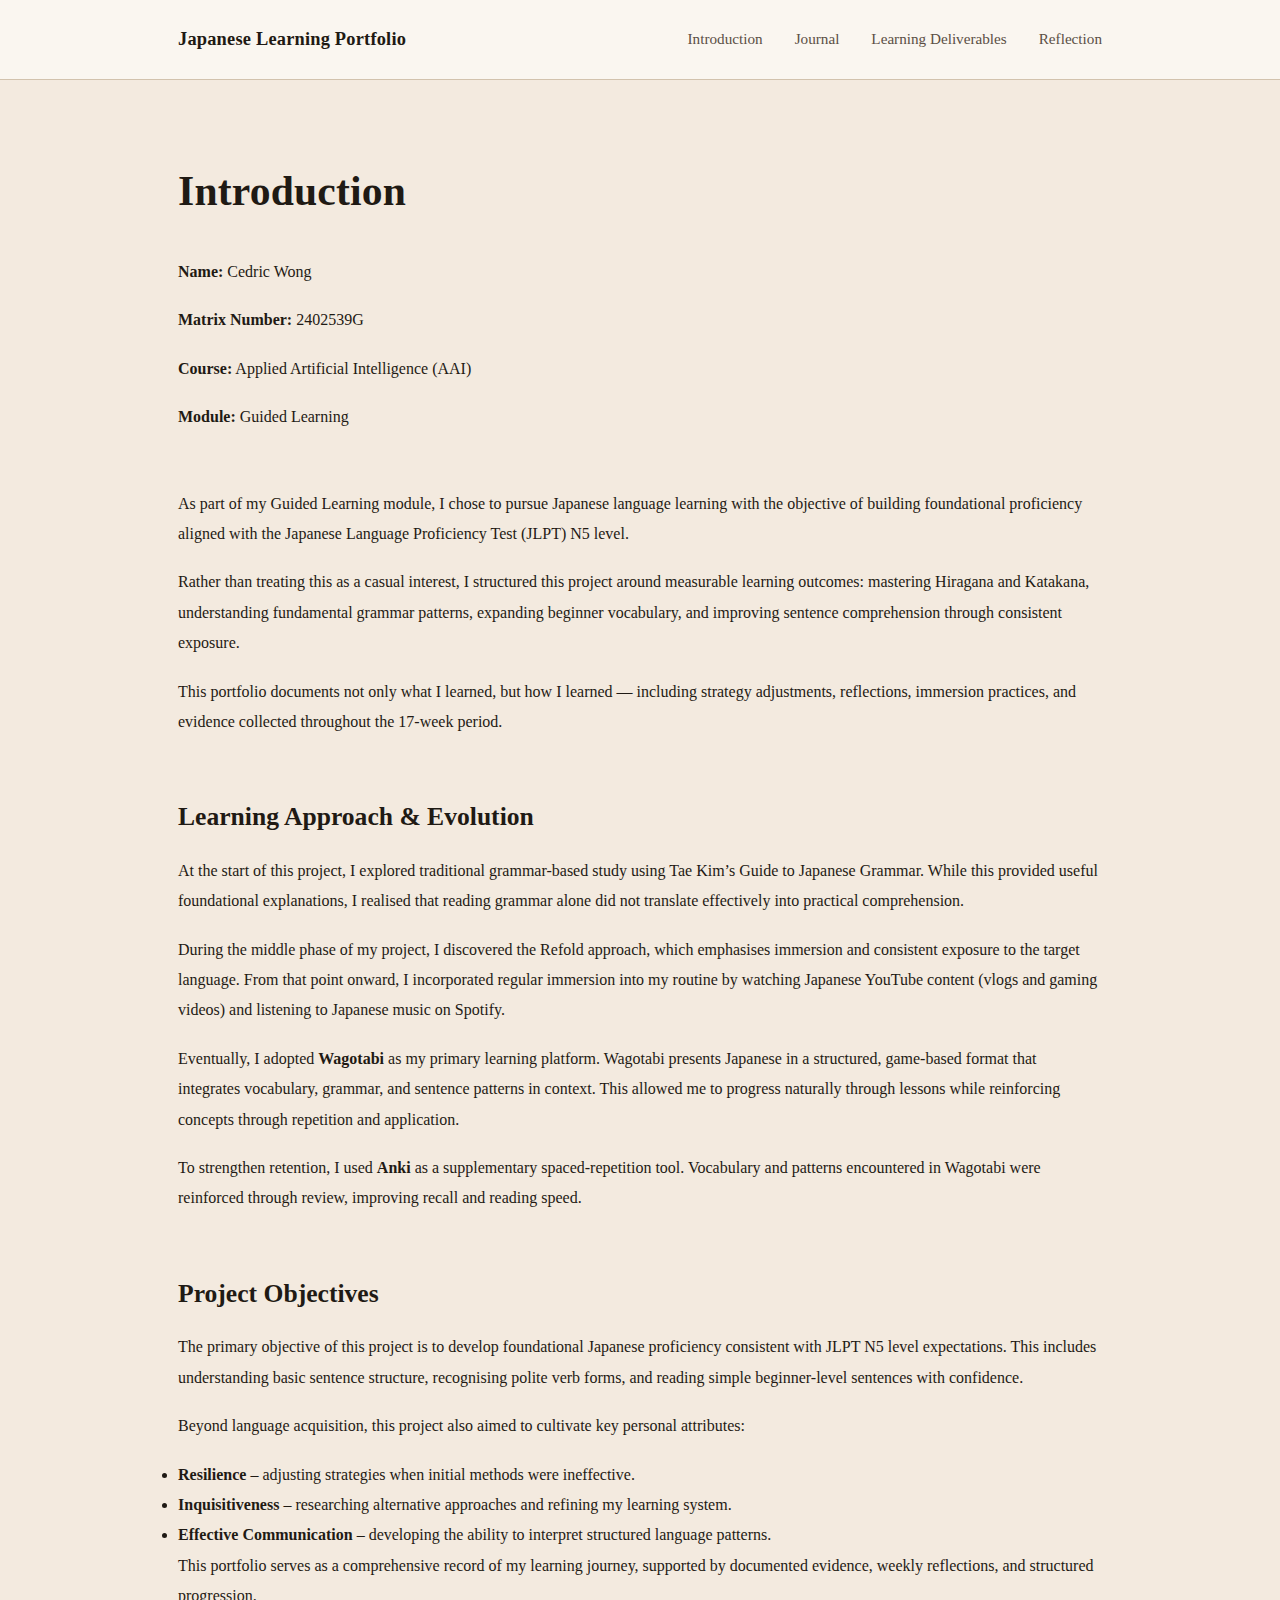
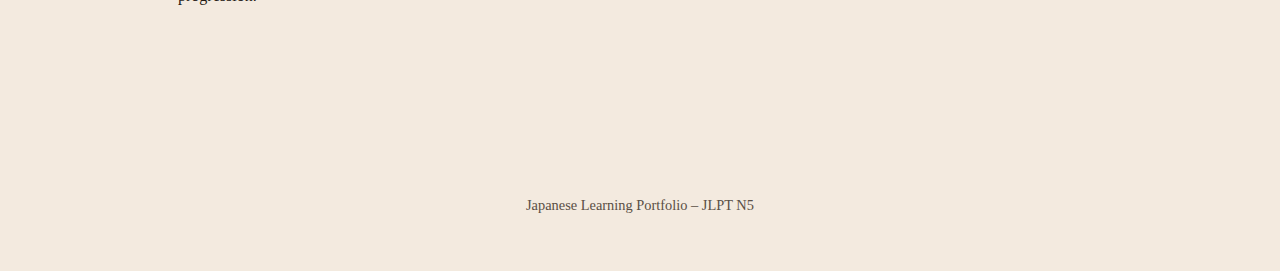
<file: index.html>
<!DOCTYPE html>
<html lang="en">
<head>
  <meta charset="UTF-8">
  <title>Japanese Learning Portfolio</title>
  <link rel="stylesheet" href="css/style.css">
</head>
<body>

<nav>
  <div class="nav-container">
    <div class="nav-title">Japanese Learning Portfolio</div>
    <div class="nav-links">
      <a href="index.html">Introduction</a>
      <a href="journal.html">Journal</a>
      <a href="deliverables.html">Learning Deliverables</a>
      <a href="reflection.html">Reflection</a>
    </div>
  </div>
</nav>

<div class="container">
  <h1>Introduction</h1>

  <!-- Student Information Section -->
  <div class="section">
    <p><strong>Name:</strong> Cedric Wong</p>
    <p><strong>Matrix Number:</strong> 2402539G</p>
    <p><strong>Course:</strong> Applied Artificial Intelligence (AAI)</p>
    <p><strong>Module:</strong> Guided Learning</p>
  </div>

  <div class="section">
    <p>
      As part of my Guided Learning module, I chose to pursue Japanese language learning
      with the objective of building foundational proficiency aligned with the
      Japanese Language Proficiency Test (JLPT) N5 level.
    </p>

    <p>
      Rather than treating this as a casual interest, I structured this project
      around measurable learning outcomes: mastering Hiragana and Katakana,
      understanding fundamental grammar patterns, expanding beginner vocabulary,
      and improving sentence comprehension through consistent exposure.
    </p>

    <p>
      This portfolio documents not only what I learned, but how I learned —
      including strategy adjustments, reflections, immersion practices,
      and evidence collected throughout the 17-week period.
    </p>
  </div>

  <div class="section">
    <h2>Learning Approach & Evolution</h2>

    <p>
      At the start of this project, I explored traditional grammar-based study
      using Tae Kim’s Guide to Japanese Grammar. While this provided useful
      foundational explanations, I realised that reading grammar alone did not
      translate effectively into practical comprehension.
    </p>

    <p>
      During the middle phase of my project, I discovered the Refold approach,
      which emphasises immersion and consistent exposure to the target language.
      From that point onward, I incorporated regular immersion into my routine
      by watching Japanese YouTube content (vlogs and gaming videos) and
      listening to Japanese music on Spotify.
    </p>

    <p>
      Eventually, I adopted <strong>Wagotabi</strong> as my primary learning platform.
      Wagotabi presents Japanese in a structured, game-based format that
      integrates vocabulary, grammar, and sentence patterns in context.
      This allowed me to progress naturally through lessons while reinforcing
      concepts through repetition and application.
    </p>

    <p>
      To strengthen retention, I used <strong>Anki</strong> as a supplementary
      spaced-repetition tool. Vocabulary and patterns encountered in Wagotabi
      were reinforced through review, improving recall and reading speed.
    </p>
  </div>

  <div class="section">
    <h2>Project Objectives</h2>

    <p>
      The primary objective of this project is to develop foundational
      Japanese proficiency consistent with JLPT N5 level expectations.
      This includes understanding basic sentence structure,
      recognising polite verb forms, and reading simple beginner-level sentences with confidence.
    </p>

    <p>
      Beyond language acquisition, this project also aimed to cultivate
      key personal attributes:
    </p>

    <ul>
      <li><strong>Resilience</strong> – adjusting strategies when initial methods were ineffective.</li>
      <li><strong>Inquisitiveness</strong> – researching alternative approaches and refining my learning system.</li>
      <li><strong>Effective Communication</strong> – developing the ability to interpret structured language patterns.</li>
    </ul>

    <p>
      This portfolio serves as a comprehensive record of my learning journey,
      supported by documented evidence, weekly reflections, and structured progression.
    </p>
  </div>

</div>

<footer>
  Japanese Learning Portfolio – JLPT N5
</footer>

</body>
</html>
</file>
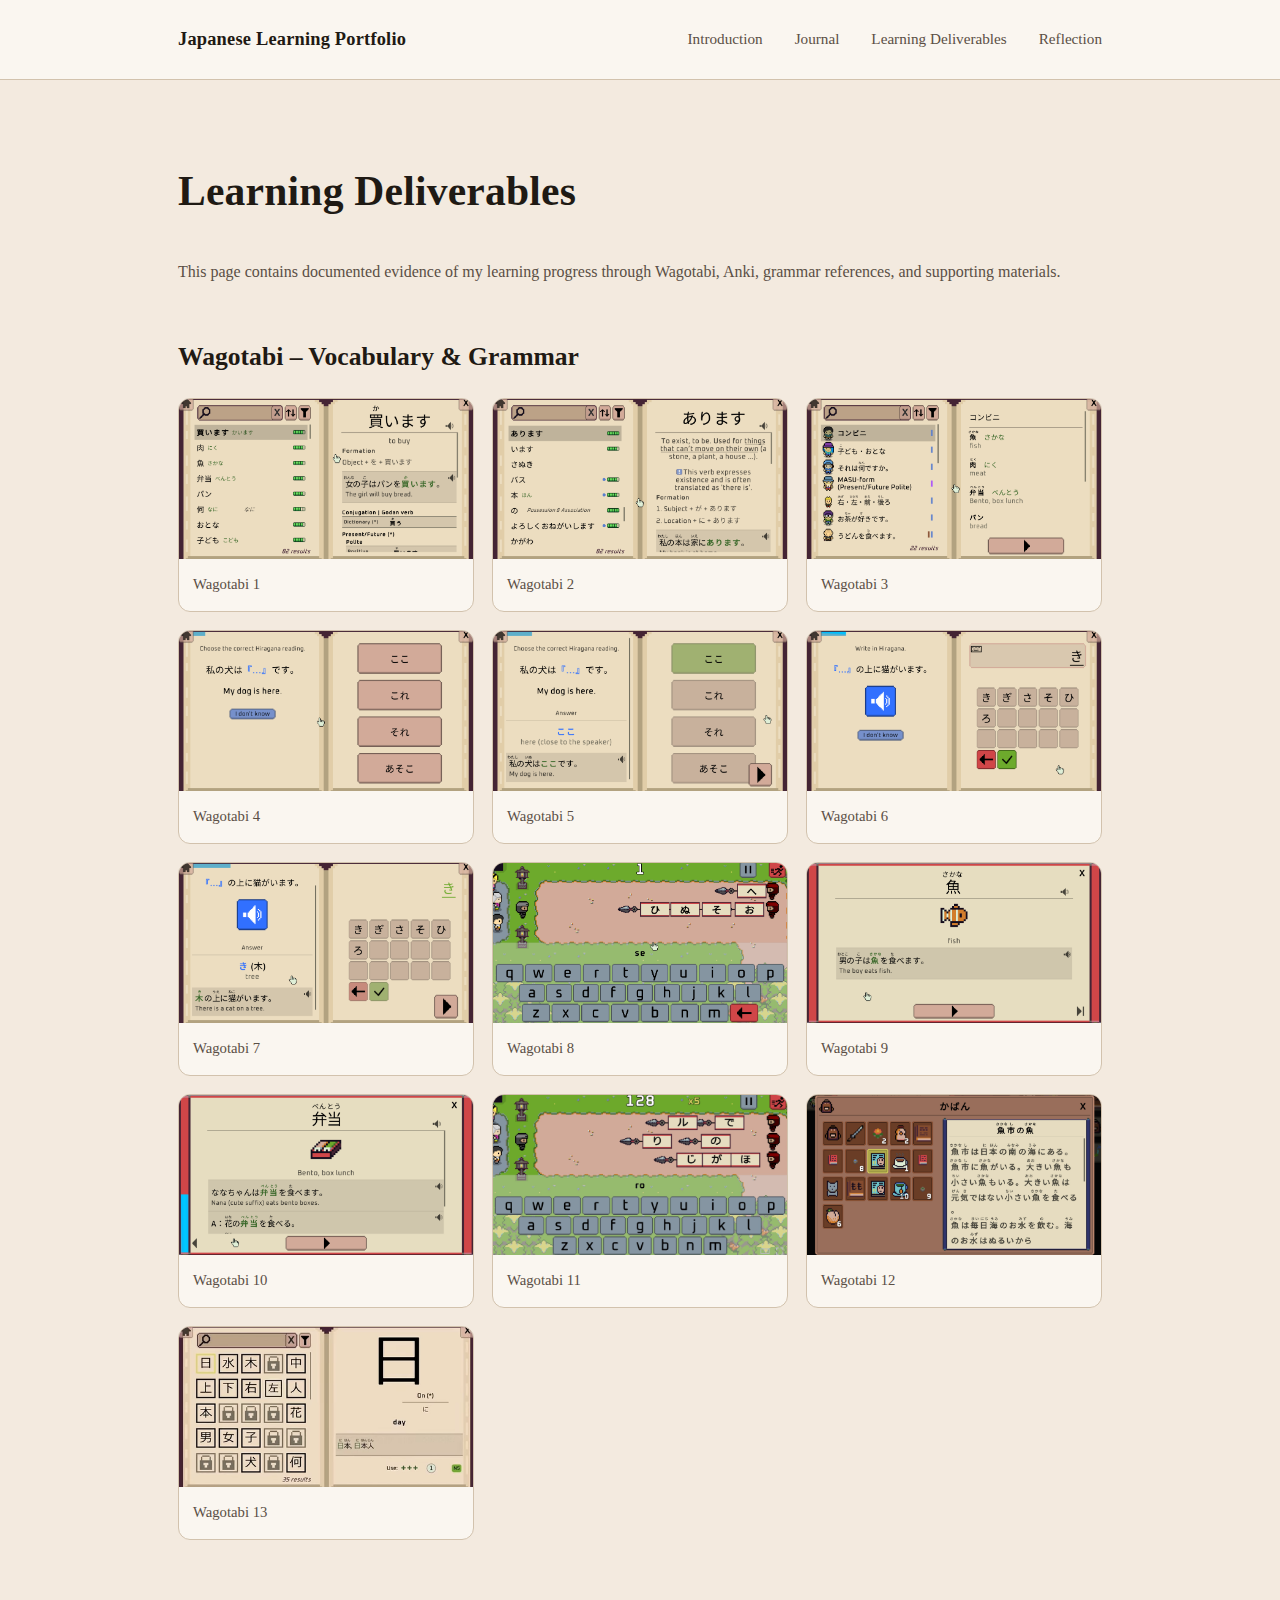
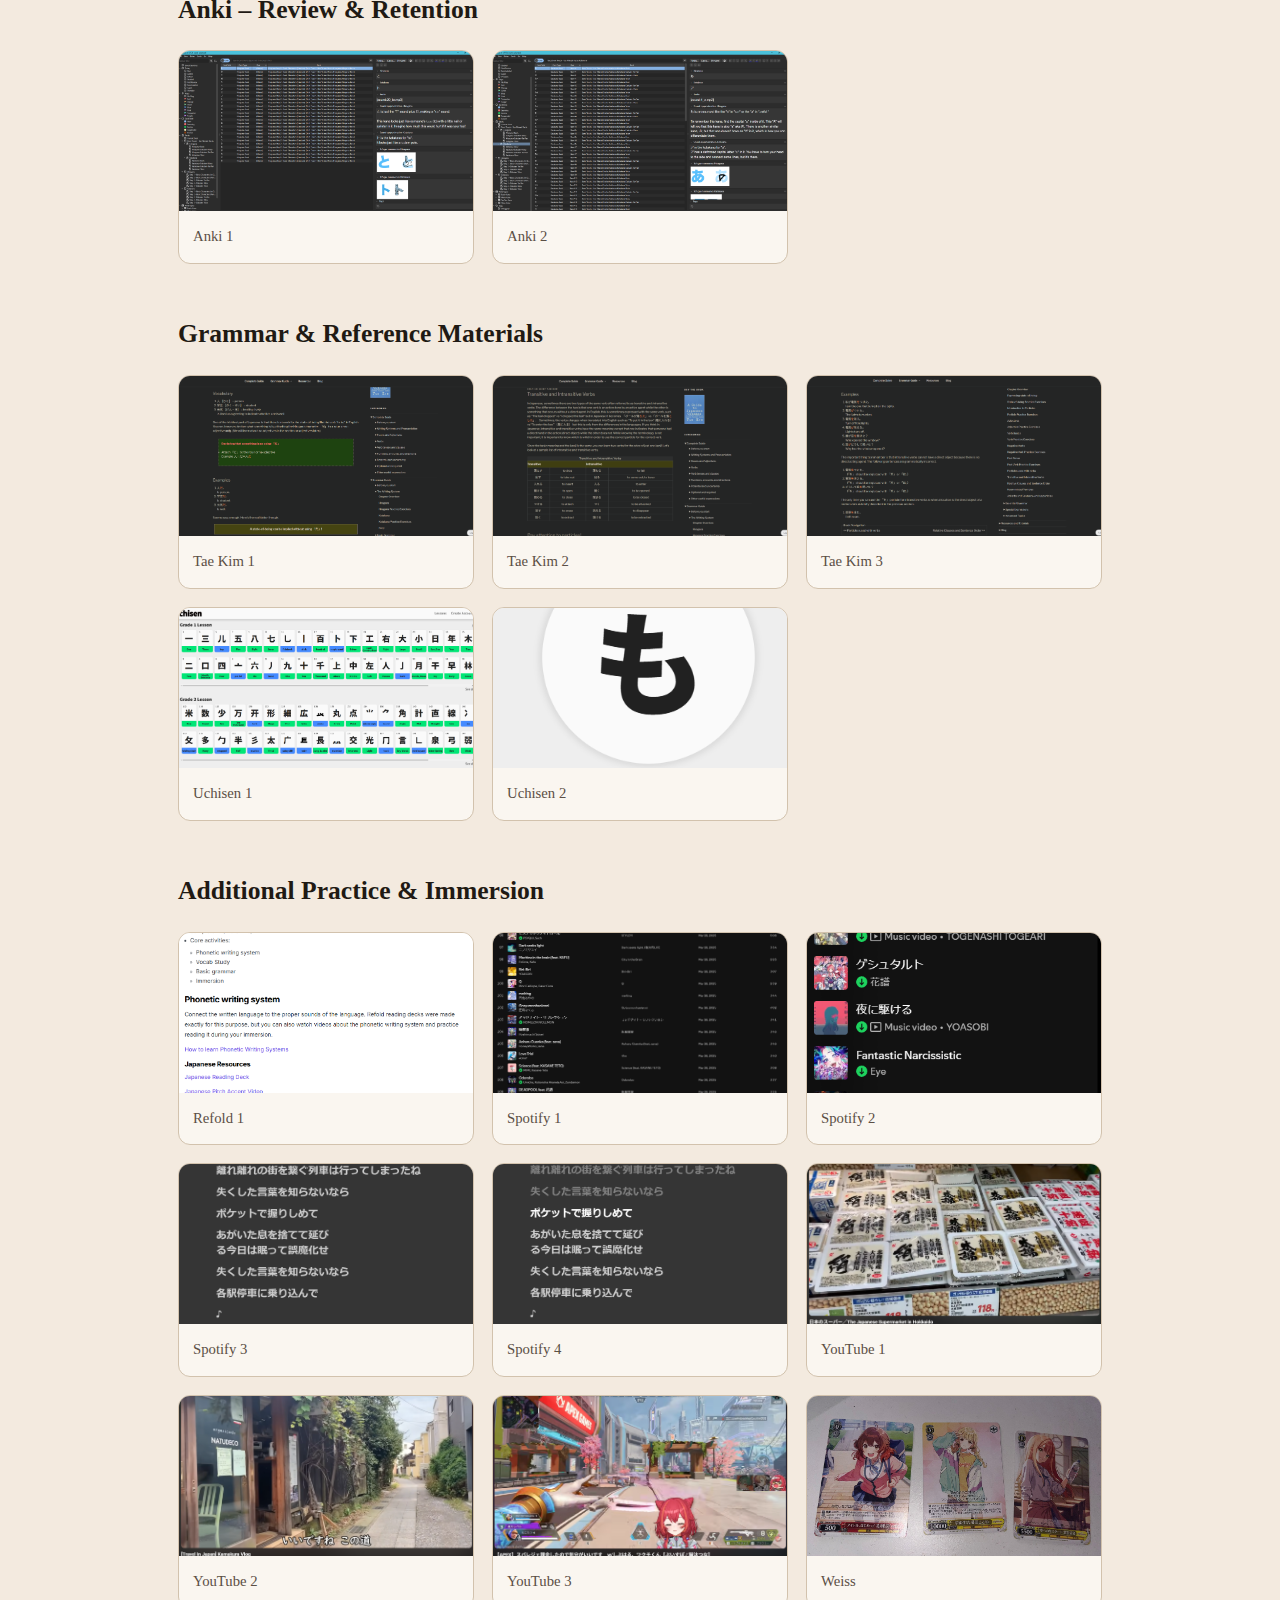
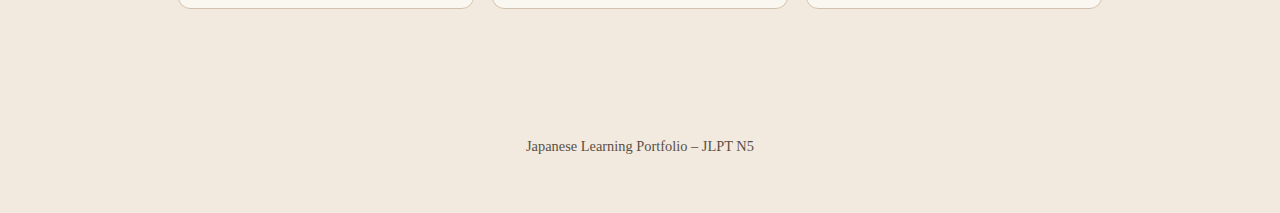
<file: deliverables.html>
<!DOCTYPE html>
<html lang="en">
<head>
  <meta charset="UTF-8">
  <meta name="viewport" content="width=device-width, initial-scale=1">
  <title>Learning Deliverables</title>
  <link rel="stylesheet" href="css/style.css">
</head>
<body>

<nav>
  <div class="nav-container">
    <div class="nav-title">Japanese Learning Portfolio</div>
    <div class="nav-links">
      <a href="index.html">Introduction</a>
      <a href="journal.html">Journal</a>
      <a href="deliverables.html">Learning Deliverables</a>
      <a href="reflection.html">Reflection</a>
    </div>
  </div>
</nav>

<div class="container">
  <h1>Learning Deliverables</h1>

  <p class="evidence-intro">
    This page contains documented evidence of my learning progress through Wagotabi, Anki,
    grammar references, and supporting materials.
  </p>

  <!-- WAGOTABI -->
  <div class="evidence-group">
    <h2>Wagotabi – Vocabulary & Grammar</h2>
    <div class="gallery-grid">
      <div class="gallery-item"><img class="zoomable" src="assets/Learning%20deliverables/Wagotabi%201.png" alt="Wagotabi 1"><div class="gallery-caption">Wagotabi 1</div></div>
      <div class="gallery-item"><img class="zoomable" src="assets/Learning%20deliverables/Wagotabi%202.png" alt="Wagotabi 2"><div class="gallery-caption">Wagotabi 2</div></div>
      <div class="gallery-item"><img class="zoomable" src="assets/Learning%20deliverables/Wagotabi%203.png" alt="Wagotabi 3"><div class="gallery-caption">Wagotabi 3</div></div>
      <div class="gallery-item"><img class="zoomable" src="assets/Learning%20deliverables/Wagotabi%204.png" alt="Wagotabi 4"><div class="gallery-caption">Wagotabi 4</div></div>
      <div class="gallery-item"><img class="zoomable" src="assets/Learning%20deliverables/Wagotabi%205.png" alt="Wagotabi 5"><div class="gallery-caption">Wagotabi 5</div></div>
      <div class="gallery-item"><img class="zoomable" src="assets/Learning%20deliverables/Wagotabi%206.png" alt="Wagotabi 6"><div class="gallery-caption">Wagotabi 6</div></div>
      <div class="gallery-item"><img class="zoomable" src="assets/Learning%20deliverables/Wagotabi%207.png" alt="Wagotabi 7"><div class="gallery-caption">Wagotabi 7</div></div>
      <div class="gallery-item"><img class="zoomable" src="assets/Learning%20deliverables/Wagotabi%208.png" alt="Wagotabi 8"><div class="gallery-caption">Wagotabi 8</div></div>
      <div class="gallery-item"><img class="zoomable" src="assets/Learning%20deliverables/Wagotabi%209.png" alt="Wagotabi 9"><div class="gallery-caption">Wagotabi 9</div></div>
      <div class="gallery-item"><img class="zoomable" src="assets/Learning%20deliverables/Wagotabi%2010.png" alt="Wagotabi 10"><div class="gallery-caption">Wagotabi 10</div></div>
      <div class="gallery-item"><img class="zoomable" src="assets/Learning%20deliverables/Wagotabi%2011.png" alt="Wagotabi 11"><div class="gallery-caption">Wagotabi 11</div></div>
      <div class="gallery-item"><img class="zoomable" src="assets/Learning%20deliverables/Wagotabi%2012.png" alt="Wagotabi 12"><div class="gallery-caption">Wagotabi 12</div></div>
      <div class="gallery-item"><img class="zoomable" src="assets/Learning%20deliverables/Wagotabi%2013.png" alt="Wagotabi 13"><div class="gallery-caption">Wagotabi 13</div></div>
    </div>
  </div>

  <!-- ANKI -->
  <div class="evidence-group">
    <h2>Anki – Review & Retention</h2>
    <div class="gallery-grid">
      <div class="gallery-item"><img class="zoomable" src="assets/Learning%20deliverables/Anki%201.png" alt="Anki 1"><div class="gallery-caption">Anki 1</div></div>
      <div class="gallery-item"><img class="zoomable" src="assets/Learning%20deliverables/Anki%202.png" alt="Anki 2"><div class="gallery-caption">Anki 2</div></div>
    </div>
  </div>

  <!-- GRAMMAR / REFERENCES -->
  <div class="evidence-group">
    <h2>Grammar & Reference Materials</h2>
    <div class="gallery-grid">
      <div class="gallery-item"><img class="zoomable" src="assets/Learning%20deliverables/Tae%20kim%201.png" alt="Tae Kim 1"><div class="gallery-caption">Tae Kim 1</div></div>
      <div class="gallery-item"><img class="zoomable" src="assets/Learning%20deliverables/Tae%20kim%202.png" alt="Tae Kim 2"><div class="gallery-caption">Tae Kim 2</div></div>
      <div class="gallery-item"><img class="zoomable" src="assets/Learning%20deliverables/Tae%20kim%203.png" alt="Tae Kim 3"><div class="gallery-caption">Tae Kim 3</div></div>
      <div class="gallery-item"><img class="zoomable" src="assets/Learning%20deliverables/Uchisen%201.png" alt="Uchisen 1"><div class="gallery-caption">Uchisen 1</div></div>
      <div class="gallery-item"><img class="zoomable" src="assets/Learning%20deliverables/Uchisen%202.png" alt="Uchisen 2"><div class="gallery-caption">Uchisen 2</div></div>
    </div>
  </div>

  <!-- ADDITIONAL PRACTICE -->
  <div class="evidence-group">
    <h2>Additional Practice & Immersion</h2>
    <div class="gallery-grid">
      <div class="gallery-item"><img class="zoomable" src="assets/Learning%20deliverables/Refold%201.png" alt="Refold 1"><div class="gallery-caption">Refold 1</div></div>

      <div class="gallery-item"><img class="zoomable" src="assets/Learning%20deliverables/Spotify%201.png" alt="Spotify 1"><div class="gallery-caption">Spotify 1</div></div>
      <div class="gallery-item"><img class="zoomable" src="assets/Learning%20deliverables/Spotify%202.png" alt="Spotify 2"><div class="gallery-caption">Spotify 2</div></div>
      <div class="gallery-item"><img class="zoomable" src="assets/Learning%20deliverables/Spotify%203.png" alt="Spotify 3"><div class="gallery-caption">Spotify 3</div></div>
      <div class="gallery-item"><img class="zoomable" src="assets/Learning%20deliverables/Spotify%204.png" alt="Spotify 4"><div class="gallery-caption">Spotify 4</div></div>

      <div class="gallery-item"><img class="zoomable" src="assets/Learning%20deliverables/Youtube%201.png" alt="YouTube 1"><div class="gallery-caption">YouTube 1</div></div>
      <div class="gallery-item"><img class="zoomable" src="assets/Learning%20deliverables/Youtube%202.png" alt="YouTube 2"><div class="gallery-caption">YouTube 2</div></div>
      <div class="gallery-item"><img class="zoomable" src="assets/Learning%20deliverables/Youtube%203.png" alt="YouTube 3"><div class="gallery-caption">YouTube 3</div></div>

      <div class="gallery-item"><img class="zoomable" src="assets/Learning%20deliverables/weiss.png" alt="Weiss"><div class="gallery-caption">Weiss</div></div>
    </div>
  </div>
</div>

<footer>Japanese Learning Portfolio – JLPT N5</footer>

<!-- Lightbox -->
<div id="lightbox" class="lightbox" aria-hidden="true">
  <img id="lightbox-img" alt="Expanded image">
</div>

<script>
  const imgs = document.querySelectorAll(".zoomable");
  const lightbox = document.getElementById("lightbox");
  const lightboxImg = document.getElementById("lightbox-img");

  imgs.forEach(img => {
    img.addEventListener("click", () => {
      lightbox.style.display = "flex";
      lightboxImg.src = img.src;
    });
  });

  lightbox.addEventListener("click", () => {
    lightbox.style.display = "none";
    lightboxImg.src = "";
  });
</script>

</body>
</html>
</file>
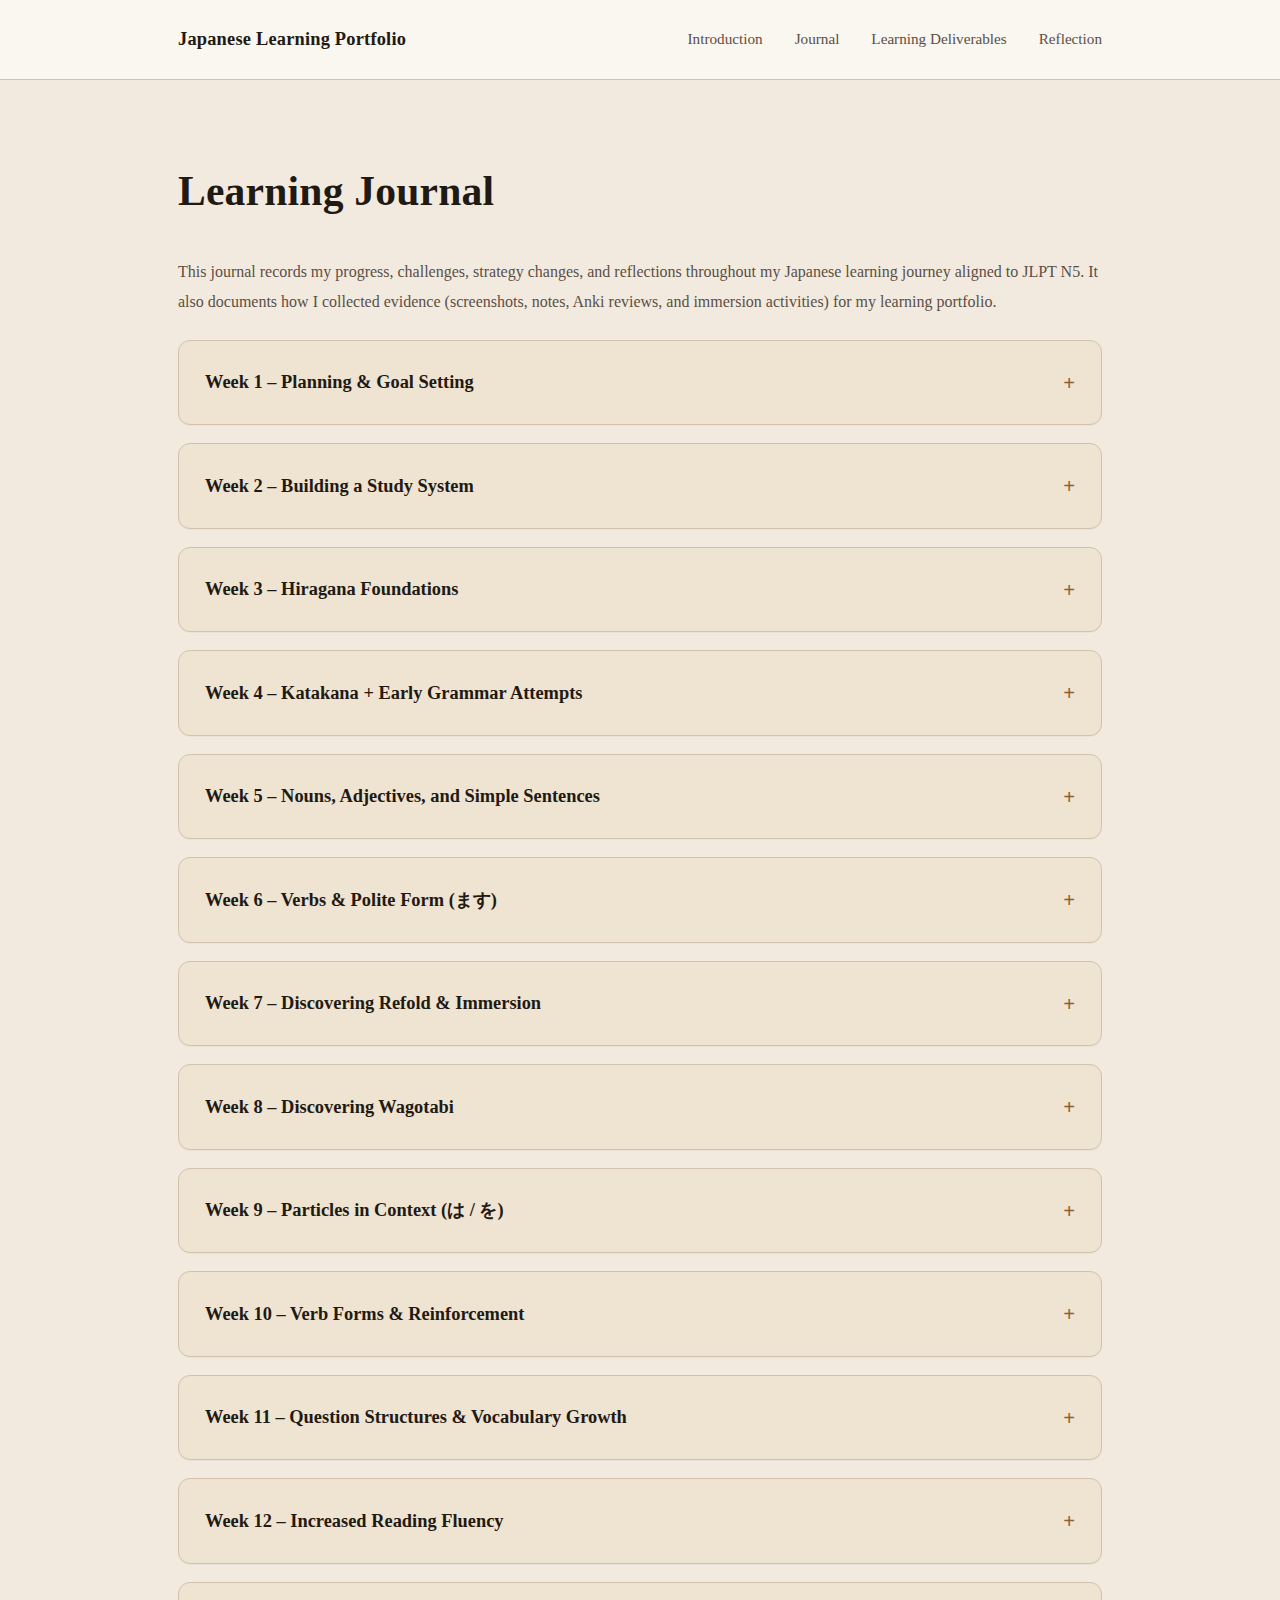
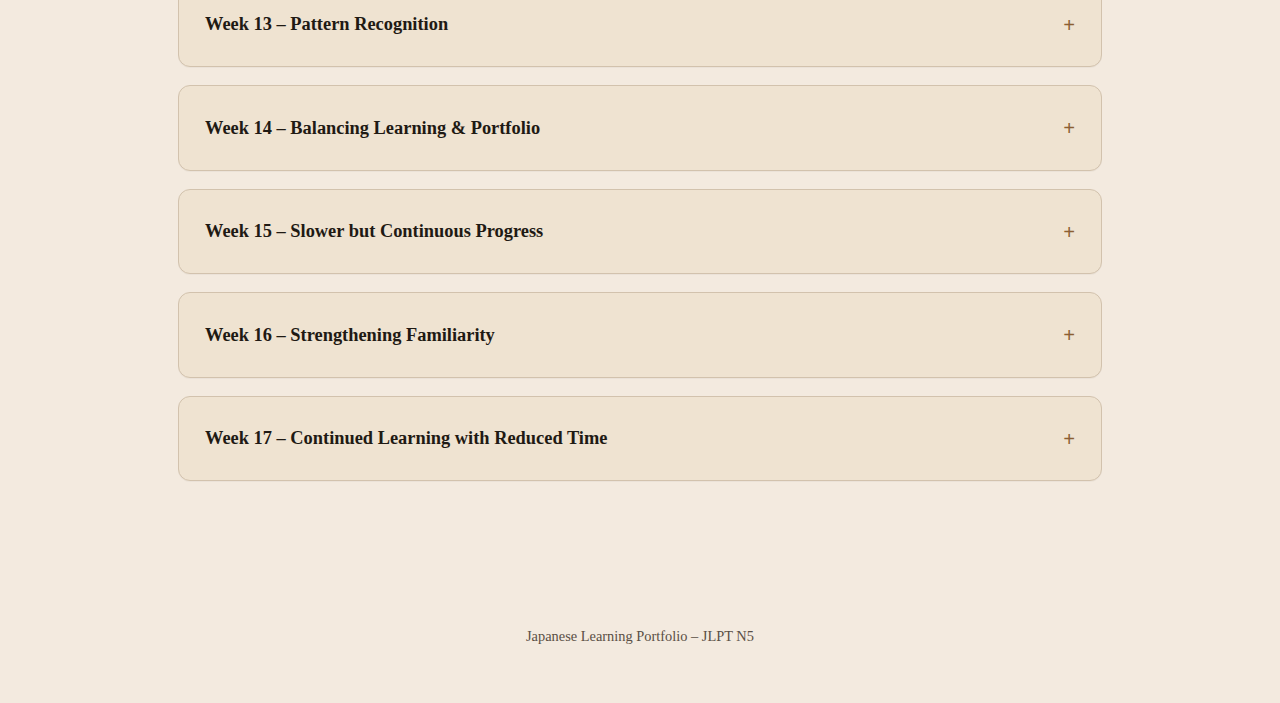
<file: journal.html>
<!DOCTYPE html>
<html lang="en">
<head>
  <meta charset="UTF-8">
  <meta name="viewport" content="width=device-width, initial-scale=1">
  <title>Learning Journal</title>
  <link rel="stylesheet" href="css/style.css">
</head>
<body>

<nav>
  <div class="nav-container">
    <div class="nav-title">Japanese Learning Portfolio</div>
    <div class="nav-links">
      <a href="index.html">Introduction</a>
      <a href="journal.html">Journal</a>
      <a href="deliverables.html">Learning Deliverables</a>
      <a href="reflection.html">Reflection</a>
    </div>
  </div>
</nav>

<div class="container">
  <h1>Learning Journal</h1>

  <p class="evidence-intro">
    This journal records my progress, challenges, strategy changes, and reflections throughout my Japanese learning journey
    aligned to JLPT N5. It also documents how I collected evidence (screenshots, notes, Anki reviews, and immersion activities)
    for my learning portfolio.
  </p>

  <!-- WEEK 1 -->
  <div class="journal-entry">
    <div class="journal-header"><h3>Week 1 – Planning & Goal Setting</h3><span>+</span></div>
    <div class="journal-content">
      <p>
        This week focused on setting a clear learning goal and translating it into measurable outcomes. I decided that “learning Japanese”
        is too broad, so I anchored my project to JLPT N5 as a concrete target. I broke the goal into skills: kana fluency (Hiragana/Katakana),
        foundational grammar patterns, vocabulary building, and basic listening/reading ability.
      </p>
      <p>
        I researched different approaches: structured grammar-first study vs. immersion-based learning. I explored Tae Kim’s Guide to understand
        how beginner grammar is sequenced and what “core grammar” looks like (particles, copula, basic verb forms). I also researched Anki as a
        retention system and learned why active recall + spaced repetition is commonly used for language learning.
      </p>
      <p>
        <strong>What I learned:</strong> JLPT N5 is achievable when I treat it as a set of micro-skills, not one huge task. A good plan needs a main
        curriculum + review system + evidence capture.
      </p>
    </div>
  </div>

  <!-- WEEK 2 -->
  <div class="journal-entry">
    <div class="journal-header"><h3>Week 2 – Building a Study System</h3><span>+</span></div>
    <div class="journal-content">
      <p>
        I refined my weekly plan and decided how I would capture learning evidence. I listed what “proof” looks like: kana practice screenshots,
        Anki deck stats, Wagotabi vocabulary/grammar screenshots, and short reflections explaining what I understood and what I struggled with.
      </p>
      <p>
        I studied Anki mechanics in more detail (new cards vs. review cards, interval scheduling, and why consistency matters more than “cramming”).
        For grammar, I skimmed Tae Kim’s early sections and noted the concepts that would likely cause confusion later (particles, verb conjugations,
        and sentence order).
      </p>
      <p>
        <strong>What I learned:</strong> A learning project becomes easier when the “system” is prepared first. Evidence capture should be done while
        learning, not at the end.
      </p>
    </div>
  </div>

  <!-- WEEK 3 -->
  <div class="journal-entry">
    <div class="journal-header"><h3>Week 3 – Hiragana Foundations</h3><span>+</span></div>
    <div class="journal-content">
      <p>
        I started Hiragana using Anki and a kana reference (Uchisen). I focused on recognition and reading fluency, not just memorising a chart.
        I practised confusing pairs (さ/き/ち, ぬ/め/ね, れ/わ) and used repetition until recognition felt automatic.
      </p>
      <p>
        Alongside kana, I read Tae Kim’s introduction to understand basic Japanese sentence structure. I learned that particles are essential because
        Japanese relies less on word order and more on markers like は/が/を to show roles in a sentence.
      </p>
      <p>
        <strong>What I learned:</strong> Kana fluency is the “gateway skill.” Without it, everything else becomes slower because I will constantly be decoding.
      </p>
    </div>
  </div>

  <!-- WEEK 4 -->
  <div class="journal-entry">
    <div class="journal-header"><h3>Week 4 – Katakana + Early Grammar Attempts</h3><span>+</span></div>
    <div class="journal-content">
      <p>
        I began Katakana using Anki and Uchisen charts. I paid extra attention to characters that look similar to each other or to Hiragana
        (シ/ツ, ソ/ン, ノ/メ, ル/レ). I also practised reading loanwords to make Katakana feel practical rather than abstract.
      </p>
      <p>
        I attempted to start Tae Kim’s grammar more seriously (copula / basic sentence patterns). I could understand the explanation when reading,
        but I noticed I struggled to produce my own examples confidently. That showed me I needed more contextual reinforcement, not just reading explanations.
      </p>
      <p>
        <strong>What I learned:</strong> Recognising Katakana improves real-world exposure (signs, menus, names). For grammar, understanding ≠ ability to use.
      </p>
    </div>
  </div>

  <!-- WEEK 5 -->
  <div class="journal-entry">
    <div class="journal-header"><h3>Week 5 – Nouns, Adjectives, and Simple Sentences</h3><span>+</span></div>
    <div class="journal-content">
      <p>
        This week I focused on forming very simple sentences using nouns/adjectives and polite patterns. I practised identifying the topic of a sentence,
        and experimented with building short statements like “X is Y” and “X is not Y” in a beginner-friendly structure.
      </p>
      <p>
        I started collecting vocabulary that appeared repeatedly in beginner materials and reinforced it using Anki. My key difficulty was that grammar study
        felt “dry,” and I caught myself losing momentum.
      </p>
      <p>
        <strong>What I learned:</strong> I need a learning method that makes grammar feel usable (seeing it in action), otherwise motivation drops.
      </p>
    </div>
  </div>

  <!-- WEEK 6 -->
  <div class="journal-entry">
    <div class="journal-header"><h3>Week 6 – Verbs & Polite Form (ます)</h3><span>+</span></div>
    <div class="journal-content">
      <p>
        I focused on verbs and polite form (ます). I learned that many beginner sentences rely on the pattern “(topic) は (object) を (verb-ます)”.
        This gave me a practical template to understand a lot of early Japanese.
      </p>
      <p>
        I practised recognising verbs in dictionary form vs. polite form and began building awareness of conjugation categories. I also noted that rote memorisation
        of conjugation tables felt slow without context.
      </p>
      <p>
        <strong>What I learned:</strong> The ます-form is extremely high-value for N5 comprehension. Even if I can’t conjugate perfectly yet,
        recognising the pattern helps me understand sentences quickly.
      </p>
    </div>
  </div>

  <!-- WEEK 7 -->
  <div class="journal-entry">
    <div class="journal-header"><h3>Week 7 – Discovering Refold & Immersion</h3><span>+</span></div>
    <div class="journal-content">
      <p>
        While continuing grammar study, I came across the Refold language learning approach,
        which emphasises immersion and consistent exposure to the target language.
      </p>
      <p>
        I learned that immersion does not mean understanding everything immediately,
        but rather exposing myself to Japanese content regularly so that patterns
        become familiar over time.
      </p>
      <p>
        From this week onward, I began incorporating immersion alongside my structured learning.
        I started watching Japanese YouTube content such as vlogs and gaming videos
        created for Japanese audiences. I also began listening to more Japanese music
        on Spotify.
      </p>
      <p>
        <strong>What I learned:</strong> Even when I cannot understand everything,
        consistent exposure trains listening familiarity and reduces the mental barrier
        to the language.
      </p>
    </div>
  </div>

  <!-- WEEK 8 -->
  <div class="journal-entry">
    <div class="journal-header"><h3>Week 8 – Discovering Wagotabi</h3><span>+</span></div>
    <div class="journal-content">
      <p>
        After experimenting with grammar-heavy study and beginning immersion,
        I decided to look for a more engaging structured system.
        This is when I discovered Wagotabi.
      </p>
      <p>
        Wagotabi presents Japanese learning in a game format, gradually introducing
        vocabulary and sentence patterns in context. I found it much easier to follow
        because I simply needed to boot up the game and progress naturally.
      </p>
      <p>
        Immersion through YouTube and Spotify continued alongside this,
        reinforcing sounds and rhythm outside of structured gameplay.
      </p>
      <p>
        <strong>What I learned:</strong> Engagement and structure together
        make learning far more sustainable.
      </p>
    </div>
  </div>

  <!-- WEEK 9 -->
  <div class="journal-entry">
    <div class="journal-header"><h3>Week 9 – Particles in Context (は / を)</h3><span>+</span></div>
    <div class="journal-content">
      <p>
        Through Wagotabi, I encountered repeated sentence structures such as:
        Topic は Object を Verb ます.
        I began clearly understanding how は marks the topic and を marks the direct object.
      </p>
      <p>
        For example, sentences like 「女の子はパンを買います」 became easier to parse
        because I could identify each grammatical role.
      </p>
      <p>
        Immersion continued daily through Japanese YouTube videos and music.
        Even when comprehension was partial, I began recognising familiar words
        from Wagotabi appearing in spoken content.
      </p>
      <p>
        <strong>What I learned:</strong> Seeing grammar in context repeatedly
        builds intuitive understanding.
      </p>
    </div>
  </div>

  <!-- WEEK 10 -->
  <div class="journal-entry">
    <div class="journal-header"><h3>Week 10 – Verb Forms & Reinforcement</h3><span>+</span></div>
    <div class="journal-content">
      <p>
        Continued progressing through Wagotabi lessons,
        encountering verbs in polite form (ます) such as 買います and 食べます.
        I became more comfortable recognising these forms instantly.
      </p>
      <p>
        Immersion through Spotify and YouTube remained consistent.
        I began noticing recurring phrases and intonation patterns
        even if I did not fully understand full sentences.
      </p>
      <p>
        <strong>What I learned:</strong> Repeated exposure across multiple mediums
        strengthens retention and recognition speed.
      </p>
    </div>
  </div>

  <!-- WEEK 11 -->
  <div class="journal-entry">
    <div class="journal-header"><h3>Week 11 – Question Structures & Vocabulary Growth</h3><span>+</span></div>
    <div class="journal-content">
      <p>
        This week I encountered question structures ending in か
        and began recognising how yes/no questions are formed.
      </p>
      <p>
        Vocabulary expanded further, including words like 肉, 魚, 弁当, and パン.
        Seeing these words repeatedly in sentences improved recall.
      </p>
      <p>
        Immersion remained ongoing. I watched Japanese vlogs
        and gaming videos aimed at native speakers, allowing me
        to hear natural conversational rhythm.
      </p>
      <p>
        <strong>What I learned:</strong> Vocabulary retention improves when
        reinforced in structured lessons and heard in real-life content.
      </p>
    </div>
  </div>

  <!-- WEEK 12 -->
  <div class="journal-entry">
    <div class="journal-header"><h3>Week 12 – Increased Reading Fluency</h3><span>+</span></div>
    <div class="journal-content">
      <p>
        Continued progressing through Wagotabi.
        By this point, Hiragana and Katakana recognition became significantly faster.
      </p>
      <p>
        I no longer needed to decode every character slowly,
        which allowed me to focus more on understanding sentence meaning.
      </p>
      <p>
        Immersion continued consistently through music and YouTube,
        further increasing familiarity with pronunciation patterns.
      </p>
      <p>
        <strong>What I learned:</strong> Automatic recognition reduces cognitive load
        and improves comprehension speed.
      </p>
    </div>
  </div>

  <!-- WEEK 13 -->
  <div class="journal-entry">
    <div class="journal-header"><h3>Week 13 – Pattern Recognition</h3><span>+</span></div>
    <div class="journal-content">
      <p>
        Began recognising sentence structures more intuitively
        instead of translating word-by-word.
      </p>
      <p>
        Repeated exposure to patterns like Topic + は + Object + を + Verb
        allowed me to understand beginner sentences more fluidly.
      </p>
      <p>
        Immersion remained part of my routine.
        I increasingly noticed words from Wagotabi appearing in songs
        and spoken content.
      </p>
      <p>
        <strong>What I learned:</strong> Recognition becomes automatic
        when exposure is frequent and varied.
      </p>
    </div>
  </div>

  <!-- WEEK 14 -->
  <div class="journal-entry">
    <div class="journal-header"><h3>Week 14 – Balancing Learning & Portfolio</h3><span>+</span></div>
    <div class="journal-content">
      <p>
        Began building my e-portfolio website.
        Although Japanese study time reduced slightly,
        I continued progressing through Wagotabi.
      </p>
      <p>
        Immersion through YouTube and Spotify remained consistent.
        Even with reduced structured study time,
        exposure to Japanese continued daily.
      </p>
      <p>
        <strong>What I learned:</strong> Consistency does not require large time blocks.
        Even moderate exposure maintains progress.
      </p>
    </div>
  </div>

  <!-- WEEK 15 -->
  <div class="journal-entry">
    <div class="journal-header"><h3>Week 15 – Slower but Continuous Progress</h3><span>+</span></div>
    <div class="journal-content">
      <p>
        Continued Wagotabi progression at a slightly slower pace
        due to portfolio commitments.
      </p>
      <p>
        Immersion remained consistent. I continued listening to Japanese music
        and watching native content, maintaining exposure to real spoken language.
      </p>
      <p>
        <strong>What I learned:</strong> Long-term language growth depends on sustainability,
        not speed.
      </p>
    </div>
  </div>

  <!-- WEEK 16 -->
  <div class="journal-entry">
    <div class="journal-header"><h3>Week 16 – Strengthening Familiarity</h3><span>+</span></div>
    <div class="journal-content">
      <p>
        Continued structured progression in Wagotabi,
        encountering cumulative vocabulary and grammar patterns.
      </p>
      <p>
        Immersion continued consistently.
        Familiar words became easier to catch in spoken content.
      </p>
      <p>
        <strong>What I learned:</strong> Familiarity grows gradually through repetition
        across different contexts.
      </p>
    </div>
  </div>

  <!-- WEEK 17 -->
  <div class="journal-entry">
    <div class="journal-header"><h3>Week 17 – Continued Learning with Reduced Time</h3><span>+</span></div>
    <div class="journal-content">
      <p>
        While finalising my portfolio,
        Japanese learning continued at a slower pace.
        I still progressed in Wagotabi lessons,
        encountering new words and reinforcing existing grammar.
      </p>
      <p>
        Immersion remained consistent up to this week,
        through Japanese music and YouTube content.
      </p>
      <p>
        <strong>What I learned:</strong> Even when time is limited,
        maintaining engagement with the language prevents regression
        and supports long-term growth.
      </p>
    </div>
  </div>

</div>

<footer>Japanese Learning Portfolio – JLPT N5</footer>

<script>
  document.querySelectorAll(".journal-header").forEach(header => {
    header.addEventListener("click", () => {
      const entry = header.parentElement;
      entry.classList.toggle("open");
      header.querySelector("span").textContent =
        entry.classList.contains("open") ? "−" : "+";
    });
  });
</script>

</body>
</html>
</file>
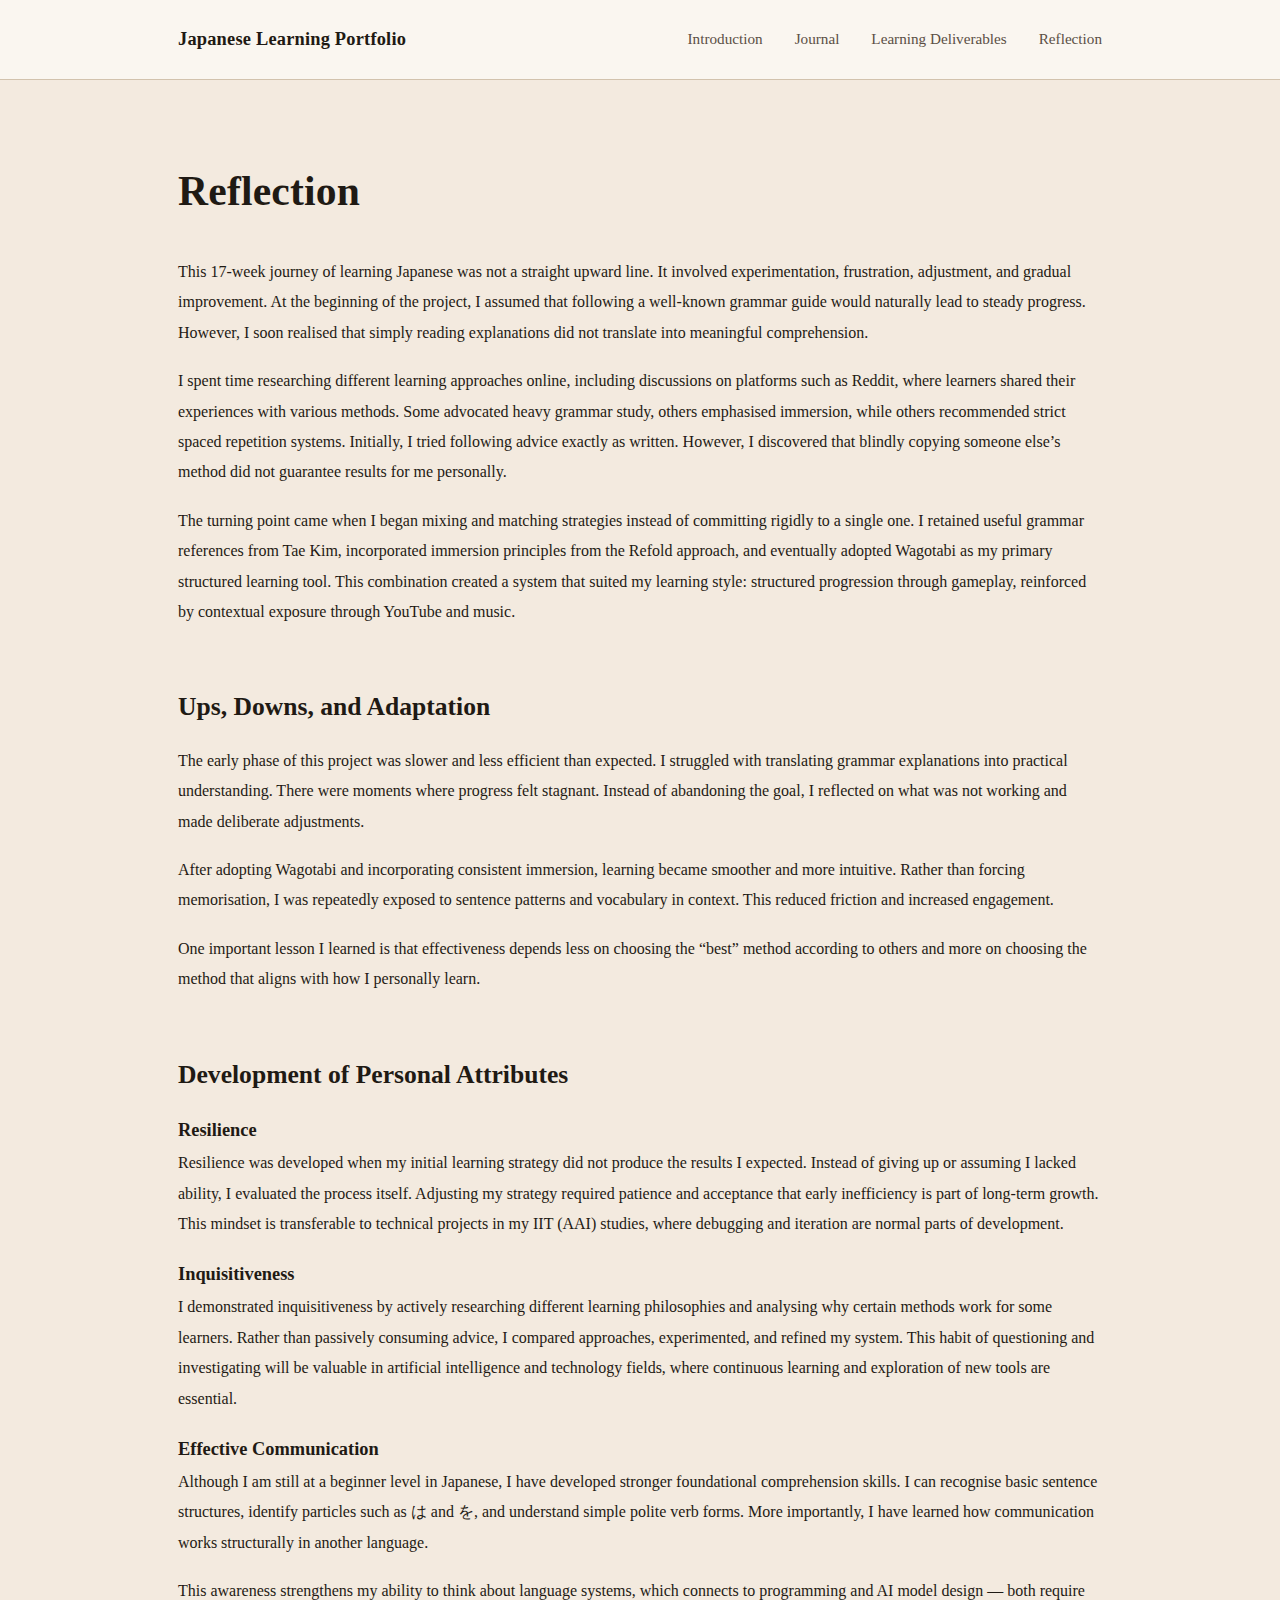
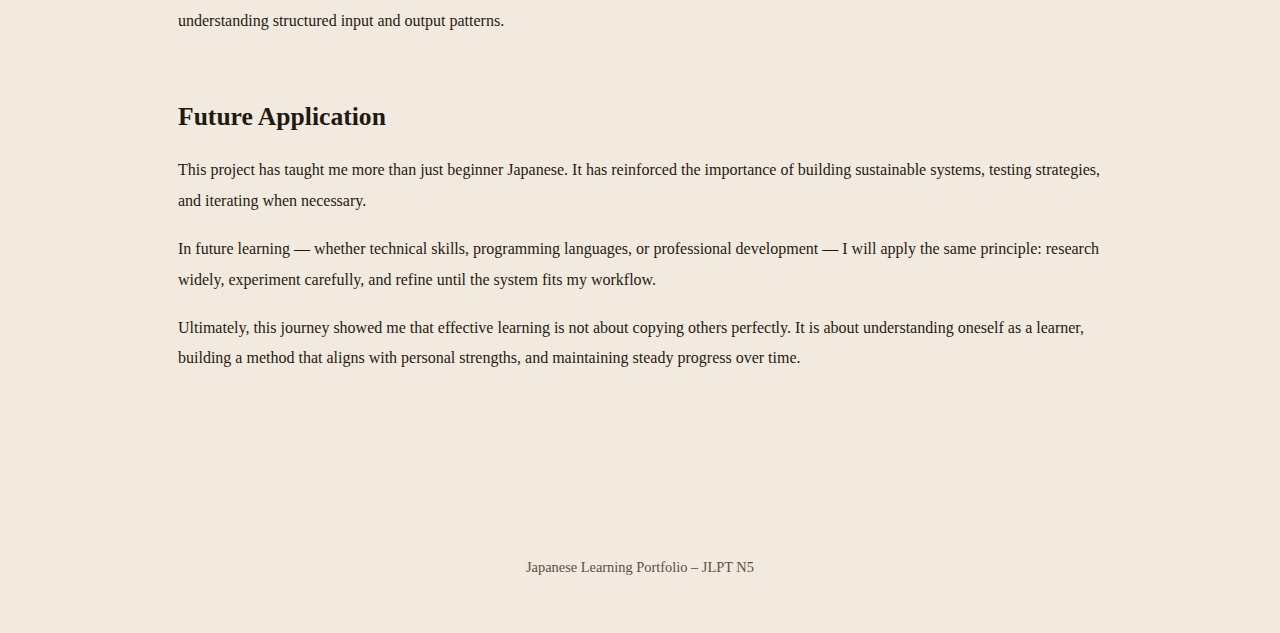
<file: reflection.html>
<!DOCTYPE html>
<html lang="en">
<head>
  <meta charset="UTF-8">
  <title>Reflection</title>
  <link rel="stylesheet" href="css/style.css">
</head>
<body>

<nav>
  <div class="nav-container">
    <div class="nav-title">Japanese Learning Portfolio</div>
    <div class="nav-links">
      <a href="index.html">Introduction</a>
      <a href="journal.html">Journal</a>
      <a href="deliverables.html">Learning Deliverables</a>
      <a href="reflection.html">Reflection</a>
    </div>
  </div>
</nav>

<div class="container">
  <h1>Reflection</h1>

  <div class="section">
    <p>
      This 17-week journey of learning Japanese was not a straight upward line.
      It involved experimentation, frustration, adjustment, and gradual improvement.
      At the beginning of the project, I assumed that following a well-known grammar
      guide would naturally lead to steady progress. However, I soon realised that
      simply reading explanations did not translate into meaningful comprehension.
    </p>

    <p>
      I spent time researching different learning approaches online, including
      discussions on platforms such as Reddit, where learners shared their
      experiences with various methods. Some advocated heavy grammar study,
      others emphasised immersion, while others recommended strict spaced
      repetition systems. Initially, I tried following advice exactly as written.
      However, I discovered that blindly copying someone else’s method did not
      guarantee results for me personally.
    </p>

    <p>
      The turning point came when I began mixing and matching strategies instead
      of committing rigidly to a single one. I retained useful grammar references
      from Tae Kim, incorporated immersion principles from the Refold approach,
      and eventually adopted Wagotabi as my primary structured learning tool.
      This combination created a system that suited my learning style:
      structured progression through gameplay, reinforced by contextual exposure
      through YouTube and music.
    </p>
  </div>

  <div class="section">
    <h2>Ups, Downs, and Adaptation</h2>

    <p>
      The early phase of this project was slower and less efficient than expected.
      I struggled with translating grammar explanations into practical understanding.
      There were moments where progress felt stagnant.
      Instead of abandoning the goal, I reflected on what was not working
      and made deliberate adjustments.
    </p>

    <p>
      After adopting Wagotabi and incorporating consistent immersion,
      learning became smoother and more intuitive. Rather than forcing
      memorisation, I was repeatedly exposed to sentence patterns and vocabulary
      in context. This reduced friction and increased engagement.
    </p>

    <p>
      One important lesson I learned is that effectiveness depends less on
      choosing the “best” method according to others and more on choosing
      the method that aligns with how I personally learn.
    </p>
  </div>

  <div class="section">
    <h2>Development of Personal Attributes</h2>

    <h3>Resilience</h3>
    <p>
      Resilience was developed when my initial learning strategy did not produce
      the results I expected. Instead of giving up or assuming I lacked ability,
      I evaluated the process itself. Adjusting my strategy required patience
      and acceptance that early inefficiency is part of long-term growth.
      This mindset is transferable to technical projects in my IIT (AAI) studies,
      where debugging and iteration are normal parts of development.
    </p>

    <h3>Inquisitiveness</h3>
    <p>
      I demonstrated inquisitiveness by actively researching different learning
      philosophies and analysing why certain methods work for some learners.
      Rather than passively consuming advice, I compared approaches,
      experimented, and refined my system.
      This habit of questioning and investigating will be valuable in
      artificial intelligence and technology fields, where continuous learning
      and exploration of new tools are essential.
    </p>

    <h3>Effective Communication</h3>
    <p>
      Although I am still at a beginner level in Japanese, I have developed
      stronger foundational comprehension skills. I can recognise basic sentence
      structures, identify particles such as は and を, and understand simple
      polite verb forms. More importantly, I have learned how communication
      works structurally in another language.
    </p>

    <p>
      This awareness strengthens my ability to think about language systems,
      which connects to programming and AI model design — both require
      understanding structured input and output patterns.
    </p>
  </div>

  <div class="section">
    <h2>Future Application</h2>

    <p>
      This project has taught me more than just beginner Japanese.
      It has reinforced the importance of building sustainable systems,
      testing strategies, and iterating when necessary.
    </p>

    <p>
      In future learning — whether technical skills, programming languages,
      or professional development — I will apply the same principle:
      research widely, experiment carefully, and refine until the system
      fits my workflow.
    </p>

    <p>
      Ultimately, this journey showed me that effective learning is not about
      copying others perfectly. It is about understanding oneself as a learner,
      building a method that aligns with personal strengths,
      and maintaining steady progress over time.
    </p>
  </div>

</div>

<footer>
  Japanese Learning Portfolio – JLPT N5
</footer>

</body>
</html>
</file>
<file: css/style.css>
/* ===== Reset ===== */
* { margin: 0; padding: 0; box-sizing: border-box; }

/* ===== Theme ===== */
:root{
  --bg-main: #f3eadf;          /* warmer beige background */
  --bg-section: #faf6f0;       /* soft off-white, not pure white */
  --bg-panel: #efe3d1;         /* journal header beige */
  --bg-panel-hover: #e6d6bf;
  --accent: #8c5f34;           /* warm brown */
  --text-main: #1f1a14;        /* strong contrast */
  --text-muted: #5a4f45;
  --border: #d2c2ad;
}

/* ===== Base ===== */
body{
  font-family: "Georgia", "Times New Roman", serif;
  background: var(--bg-main);
  color: var(--text-main);
  line-height: 1.9;
}

a{ text-decoration: none; color: inherit; }

/* ===== Layout ===== */
.container{
  max-width: 980px;
  margin: 0 auto;
  padding: 72px 28px;
}

/* ===== Navigation ===== */
nav{
  background: var(--bg-section);
  border-bottom: 1px solid var(--border);
}

.nav-container{
  max-width: 980px;
  margin: 0 auto;
  padding: 22px 28px;
  display: flex;
  justify-content: space-between;
  align-items: center;
}

.nav-title{
  font-size: 1.15rem;
  font-weight: 600;
  letter-spacing: 0.2px;
}

.nav-links a{
  margin-left: 28px;
  font-size: 0.95rem;
  color: var(--text-muted);
}

.nav-links a:hover{ color: var(--accent); }

/* ===== Typography ===== */
h1{
  font-size: 2.6rem;
  margin-bottom: 26px;
  letter-spacing: 0.2px;
}

h2{
  font-size: 1.6rem;
  margin: 46px 0 14px;
}

h3{
  font-size: 1.15rem;
  font-weight: 600;
}

p{ margin-bottom: 18px; color: var(--text-main); }

/* ===== Intro ===== */
.section{ margin-bottom: 56px; }

.intro-layout{
  display: grid;
  grid-template-columns: 2fr 1fr;
  gap: 48px;
  align-items: start;
}

.image-placeholder{
  background: var(--bg-panel);
  border: 1px solid var(--border);
  height: 280px;
  display: flex;
  align-items: center;
  justify-content: center;
  color: var(--text-muted);
  font-size: 0.95rem;
  text-align: center;
}

/* ===== Journal Accordion ===== */
.journal-entry{
  background: var(--bg-panel);
  border: 1px solid var(--border);
  border-radius: 12px;
  overflow: hidden;
  margin-bottom: 18px;
}

.journal-header{
  padding: 22px 26px;
  cursor: pointer;
  display: flex;
  justify-content: space-between;
  align-items: center;
}

.journal-header:hover{
  background: var(--bg-panel-hover);
}

.journal-header span{
  font-size: 1.3rem;
  color: var(--accent);
  font-weight: 700;
}

.journal-content{
  display: none;
  padding: 26px;
  background: var(--bg-section);
  border-top: 1px solid var(--border);
  color: var(--text-muted);
}

/* When open */
.journal-entry.open .journal-content{ display: block; }

/* helper text styles inside journal */
.journal-content p{
  color: var(--text-muted);
  margin-bottom: 12px;
}

/* ===== Evidence Deliverables ===== */
.evidence-group{
  margin-top: 34px;
}

.evidence-intro{
  color: var(--text-muted);
  margin-bottom: 22px;
}

.evidence-grid{
  display: grid;
  grid-template-columns: repeat(auto-fill, minmax(220px, 1fr));
  gap: 18px;
  margin-top: 16px;
}

.evidence-slot{
  background: var(--bg-section);
  border: 1px dashed var(--border);
  border-radius: 12px;
  padding: 18px;
  min-height: 140px;
  display: flex;
  align-items: center;
  justify-content: center;
  color: var(--text-muted);
  text-align: center;
  font-size: 0.95rem;
}

/* Optional: when you add images later */
.evidence-slot img{
  width: 100%;
  height: 100%;
  object-fit: cover;
  border-radius: 10px;
}

/* ===== Footer ===== */
footer{
  text-align: center;
  padding: 52px 20px;
  font-size: 0.9rem;
  color: var(--text-muted);
}

/* ===== Journal Smooth Expand + Better Content Colour ===== */

/* Make content look like paper, not white */
.journal-content{
  background: #fbf6ee;                 /* warm paper beige */
  border-top: 1px solid var(--border);
  color: var(--text-muted);
  overflow: hidden;

  /* Smooth expand */
  max-height: 0;
  padding: 0 26px;                      /* no vertical padding when closed */
  transition: max-height 280ms ease, padding 280ms ease;
}

/* When open, expand smoothly */
.journal-entry.open .journal-content{
  max-height: 420px;                    /* enough room; adjust if needed */
  padding: 22px 26px;                   /* padding appears smoothly */
}

/* Optional: nicer look inside */
.journal-content{
  border-left: 4px solid rgba(155,106,59,0.35); /* soft accent */
}

/* Slightly darker header border for clarity */
.journal-entry{
  box-shadow: 0 1px 0 rgba(0,0,0,0.03);
}

/* ===== Deliverables Gallery ===== */
.gallery-grid{
  display: grid;
  grid-template-columns: repeat(auto-fill, minmax(230px, 1fr));
  gap: 18px;
  margin-top: 16px;
}

.gallery-item{
  background: var(--bg-section);
  border: 1px solid var(--border);
  border-radius: 12px;
  overflow: hidden;
}

.gallery-item img{
  width: 100%;
  height: 160px;
  object-fit: cover;
  display: block;
}

.gallery-caption{
  padding: 12px 14px;
  font-size: 0.92rem;
  color: var(--text-muted);
}
/* ===== Lightbox ===== */
.lightbox{
  display: none;
  position: fixed;
  inset: 0;
  background: rgba(0,0,0,0.85);
  justify-content: center;
  align-items: center;
  z-index: 999;
}

.lightbox img{
  max-width: 90%;
  max-height: 90%;
  border-radius: 8px;
}

/* ===== Clickable Image Hover Effect ===== */
.gallery-item img.zoomable{
  cursor: zoom-in;
  transition: transform 180ms ease, box-shadow 180ms ease, filter 180ms ease;
}

.gallery-item:hover img.zoomable{
  transform: scale(1.03);
  filter: saturate(1.05);
  box-shadow: 0 10px 24px rgba(0,0,0,0.10);
}

/* Optional: slightly lift the whole tile */
.gallery-item{
  transition: transform 180ms ease;
}

.gallery-item:hover{
  transform: translateY(-2px);
}

/* ===== Lightbox ===== */
.lightbox{
  display: none;
  position: fixed;
  inset: 0;
  background: rgba(0,0,0,0.85);
  justify-content: center;
  align-items: center;
  z-index: 999;
}

.lightbox img{
  max-width: 92%;
  max-height: 92%;
  border-radius: 10px;
}
</file>
